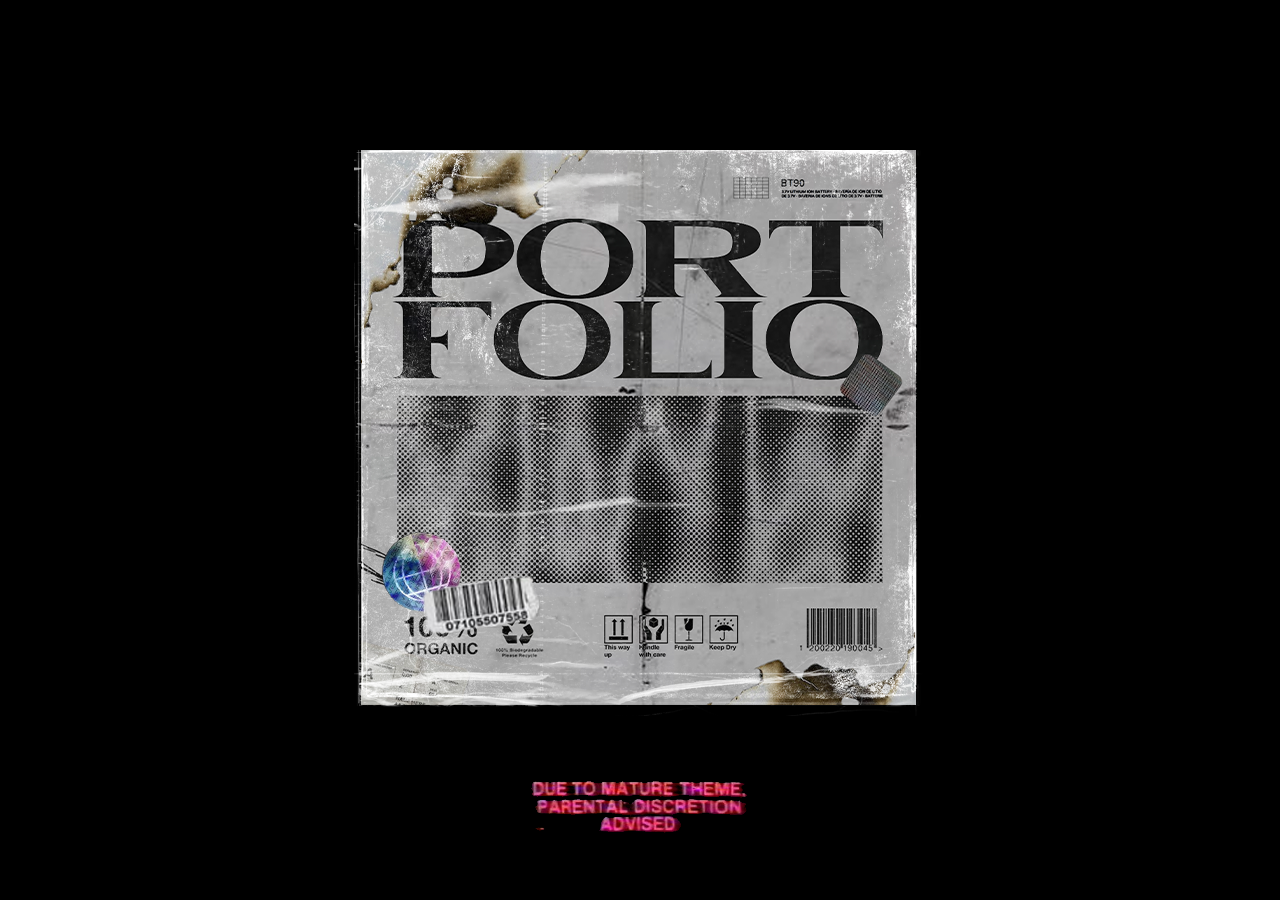
<file: index.html>
<!DOCTYPE html>
<html lang="en" dir="ltr">
  <head>
    <meta charset="utf-8">
    <meta name="viewport" content="width=device-width, maximum-scale=1.0, minimum-scale=1, user-scalable=yes,initial-scale=1.0" />
    <title>2021 Portfolio</title>
    <link rel="stylesheet" href="./css/main.css">
  </head>
  <body>
    <section id="main">
      <div id="cd">
        <a href="sub.html"><img src="./img/cd.png" onmouseover="this.src='./img/hover_cd.png'" onmouseout="this.src='./img/cd.png'"></a>
      </div>
      <div id="content">
        <img src="./img/due.png">
      </div>
    </section>
  </body>
</html>
</file>
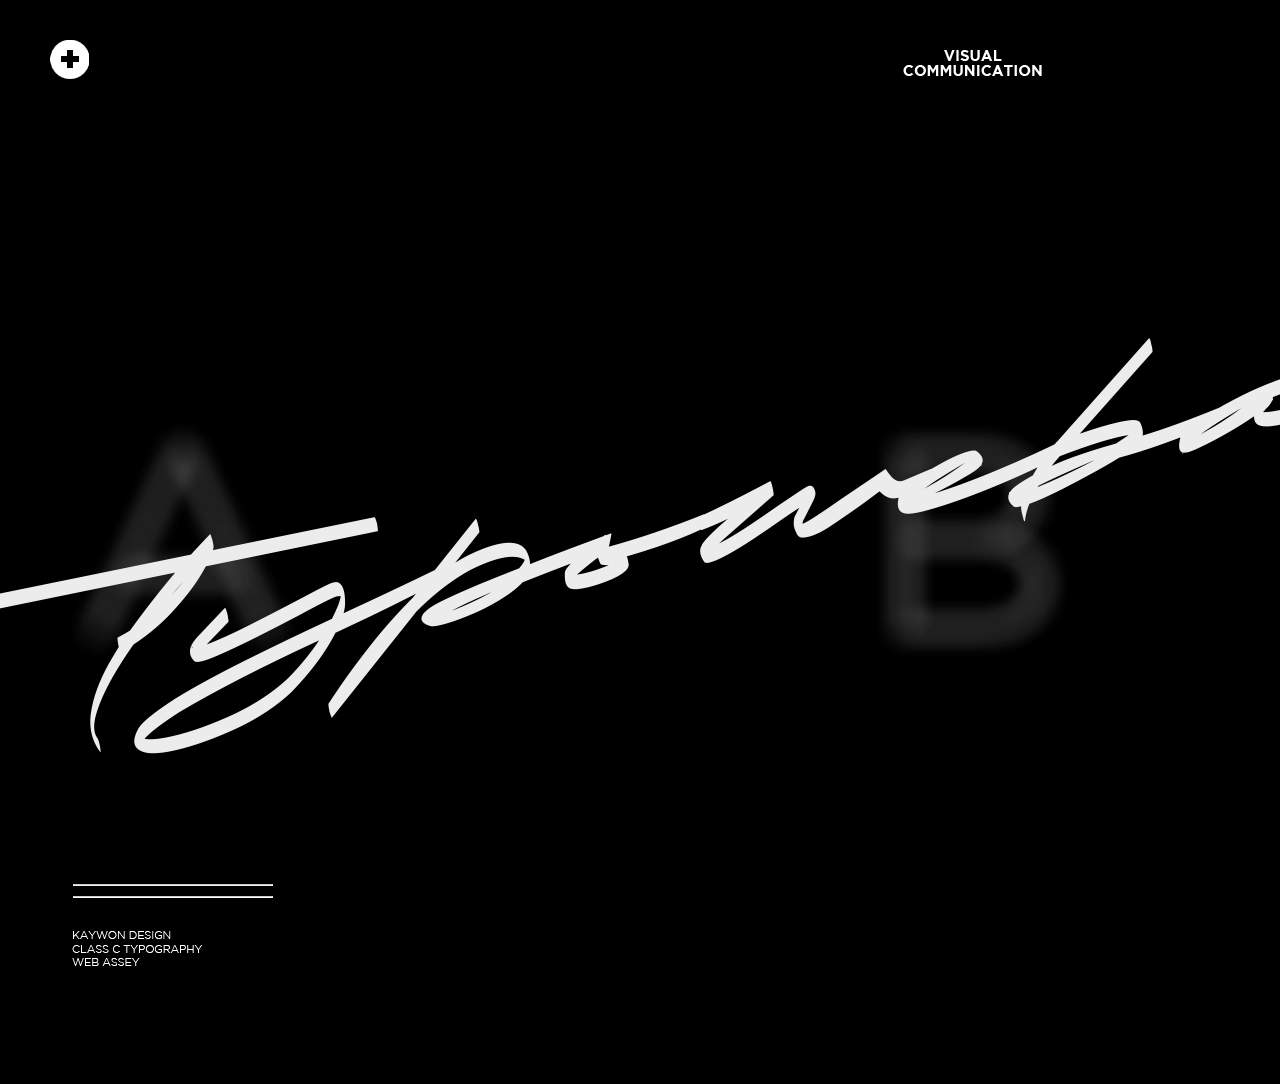
<file: typo/index.html>
<!DOCTYPE html>
<html lang="en" dir="ltr">
  <head>
    <meta charset="utf-8">
    <title>Web Essay DAM</title>
    <style media="screen">
      @import url('https://fonts.googleapis.com/css2?family=Noto+Sans+KR:wght@900&display=swap');

      video #bgvid {
        position: fixed;
        right: 0;
        bottom: 0;
        min-width: 100%;
        min-height: 100%;
        z-index: -100;
        background-size: cover;
      }
      * {
        margin: 0;
        padding: 0;
      }

      body {
          background-color: #000000;
          border: 0;
      }

      .nav {
        margin: 40px 0 0 50px;
        position:fixed;
        z-index: 1;
      }
      .logo {
        top: 50px;
        position:fixed;
        z-index: 1;
      }

      .overlay {
        height: 0%;
        width: 100%;
        position: fixed;
        z-index: 2;
        top: 0;
        left: 0;
        background-color: rgb(0,0,0);
        background-color: rgba(0,0,0,0.5);
        overflow-x: hidden;
        transition: 0.5s;
      }

      .overlay-content {
        font-family: 'Noto Sans KR', sans-serif;
        position: relative;
        top: 25%;
        width: 100%;
        text-align: center;
      }

      .overlay a {
        padding: 8px;
        text-decoration: none;
        font-size:24px;
        color: #ffffff;
        display: block;
        transition: 0.3s;
      }

      .overlay a:hover, .overlay a:focus {
        color: #999999;
      }

      .overlay .closebtn {
        position: absolute;
        top: 20px;
        right: 45px;
        font-size: 60px;
      }

    </style>
  </head>
  <body>
    <div id="myNav" class="overlay">
      <a href="javascript:void(0)" class="closebtn" onclick="closeNav()">&times;</a>
      <div class="overlay-content">
        <a href="index.html">HOME</a>
        <a href="eg_typo.html">kr_typo</a>
        <a href="eg_space.html">kr_space</a>
        <a href="eg_size.html">kr_size</a>
        <a href="eg_typo.html">eg_typo</a>
        <a href="eg_space.html">eg_space</a>
        <a href="eg_size.html">eg_size</a>
        <a href="shape.html">shape&color</a>
        <a href="photo.html">photo</a>
      </div>
    </div>
    <div class="nav">
      <span style="font-size:40px;color:white;cursor:pointer" onclick="openNav()"><img src="./img/button.png"></span>
    </div>
    <div class="logo">
      <img src="./img/00.png">
    </div>
    <video loop autoplay="autoplay" muted="muted" id="bgvid">
      <source src="main.mp4" type="video/mp4">
    </video>
    <script>
      function openNav() {
        document.getElementById("myNav").style.height = "100%";
      }

      function closeNav() {
        document.getElementById("myNav").style.height = "0%";
      }
    </script>
  </body>
</html>
</file>
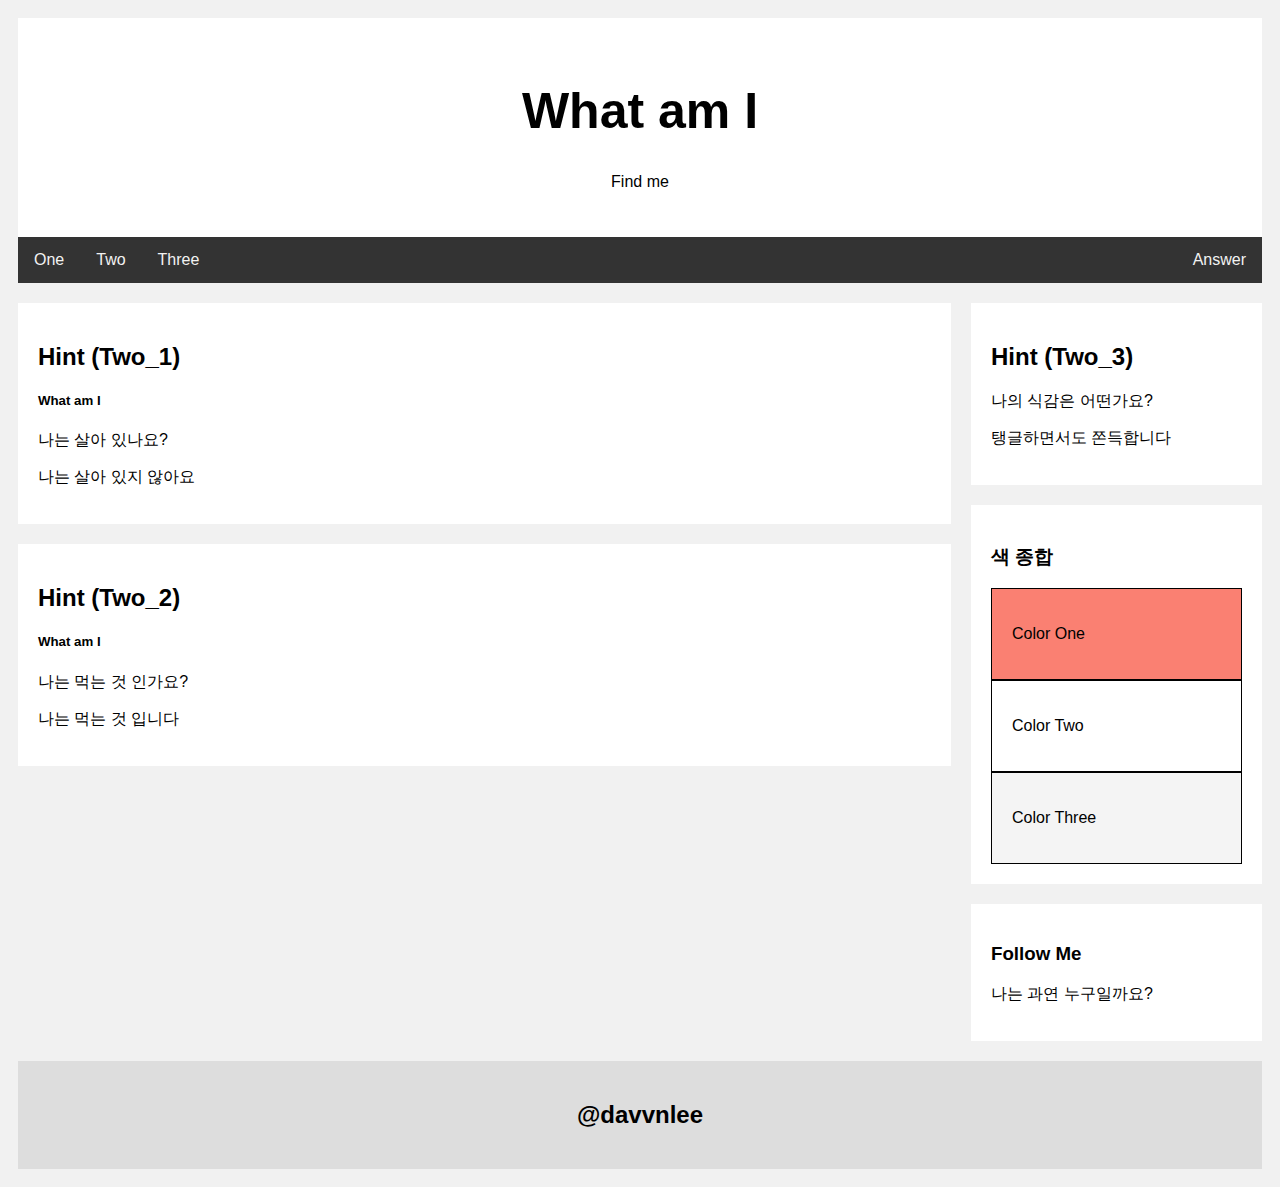
<file: aaa.html>
<!DOCTYPE html><!--22061077위다함-->
<html lang="en" dir="ltr">
  <head>
    <style>
      *{
        box-sizing: border-box;
      }
      body{
        font-family: Arial;
        padding: 10px;
        background: #f1f1f1;
      }
      .header{
        padding: 30px;
        text-align: center;
        background: white;
      }
      .header h1{
        font-size: 50px;
      }
      .topnav{
        overflow: hidden;
        background-color: #333;
      }
      .topnav a{
        float: left;
        display: block;
        color: #f2f2f2;
        text-align: center;
        padding: 14px 16px;
        text-decoration: none;
      }
      .topnav a:hover{
        background-color: #ddd;
        color: black;
      }
      .leftcolumn{
        float: left;
        width: 75%;
      }
      .rightcolumn{
        float: left;
        width: 25%;
        background-color: #f1f1f1;
        padding-left: 20px;
      }
      .fakeimg{
        background-color: #fa8072;
        width: 100%;
        padding: 20px;
        border: solid 1px black;
      }
      .fakeimg2{
        background-color: #ffffff;
        width: 100%;
        padding: 20px;
        border: solid 1px black;
      }
      .fakeimg3{
        background-color: #f4f4f4;
        width: 100%;
        padding: 20px;
        border: solid 1px black;
      }
      .card{
        background-color: white;
        padding: 20px;
        margin-top: 20px;
      }
      .row:after{
        content:"";
        display: table;
        clear: both;
      }
      .footer{
        padding: 20px;
        text-align: center;
        background: #ddd;
        margin-top: 20px;
      }
      @media screen and (max-width: 800px) {
        .leftcolumn, .rightcolumn {
          width: 100%;
          padding: 0;
        }
      }
      @media screen and (max-width: 400px) {
        .topnav a {
          float: none;
          width: 100%;
        }
      }
    </style>
    <meta charset="utf-8">
    <title></title>
  </head>
  <body>
    <div class="header">
      <h1>What am I</h1>
      <p>Find me</p>
    </div>

    <div class="topnav">
      <a href="index.html">One</a>
      <a href="aaa.html">Two</a>
      <a href="bbb.html">Three</a>
      <a href="answer.html" style="float:right">Answer</a>
    </div>

    <div class="row">
      <div class="leftcolumn">
        <div class="card">
          <h2>Hint (Two_1)</h2>
          <h5>What am I</h5>
          <p>나는 살아 있나요?</p>
          <p>나는 살아 있지 않아요</p>
        </div>

        <div class="card">
          <h2>Hint (Two_2)</h2>
          <h5>What am I</h5>
          <p>나는 먹는 것 인가요?</p>
          <p>나는 먹는 것 입니다</p>
        </div>
      </div>

      <div class="rightcolumn">
        <div class="card">
          <h2>Hint (Two_3)</h2>
          <p>나의 식감은 어떤가요?</p>
          <p>탱글하면서도 쫀득합니다</p>
        </div>
        <div class="card">
          <h3>색 종합</h3>
          <div class="fakeimg"><p>Color One</p></div>
          <div class="fakeimg2"><p>Color Two</p></div>
          <div class="fakeimg3"><p>Color Three</p></div>
        </div>
        <div class="card">
          <h3>Follow Me</h3>
          <p>나는 과연 누구일까요?</p>
        </div>
      </div>
    </div>

    <div class="footer">
      <h2>@davvnlee</h2>
    </div>
  </body>
</html>
</file>
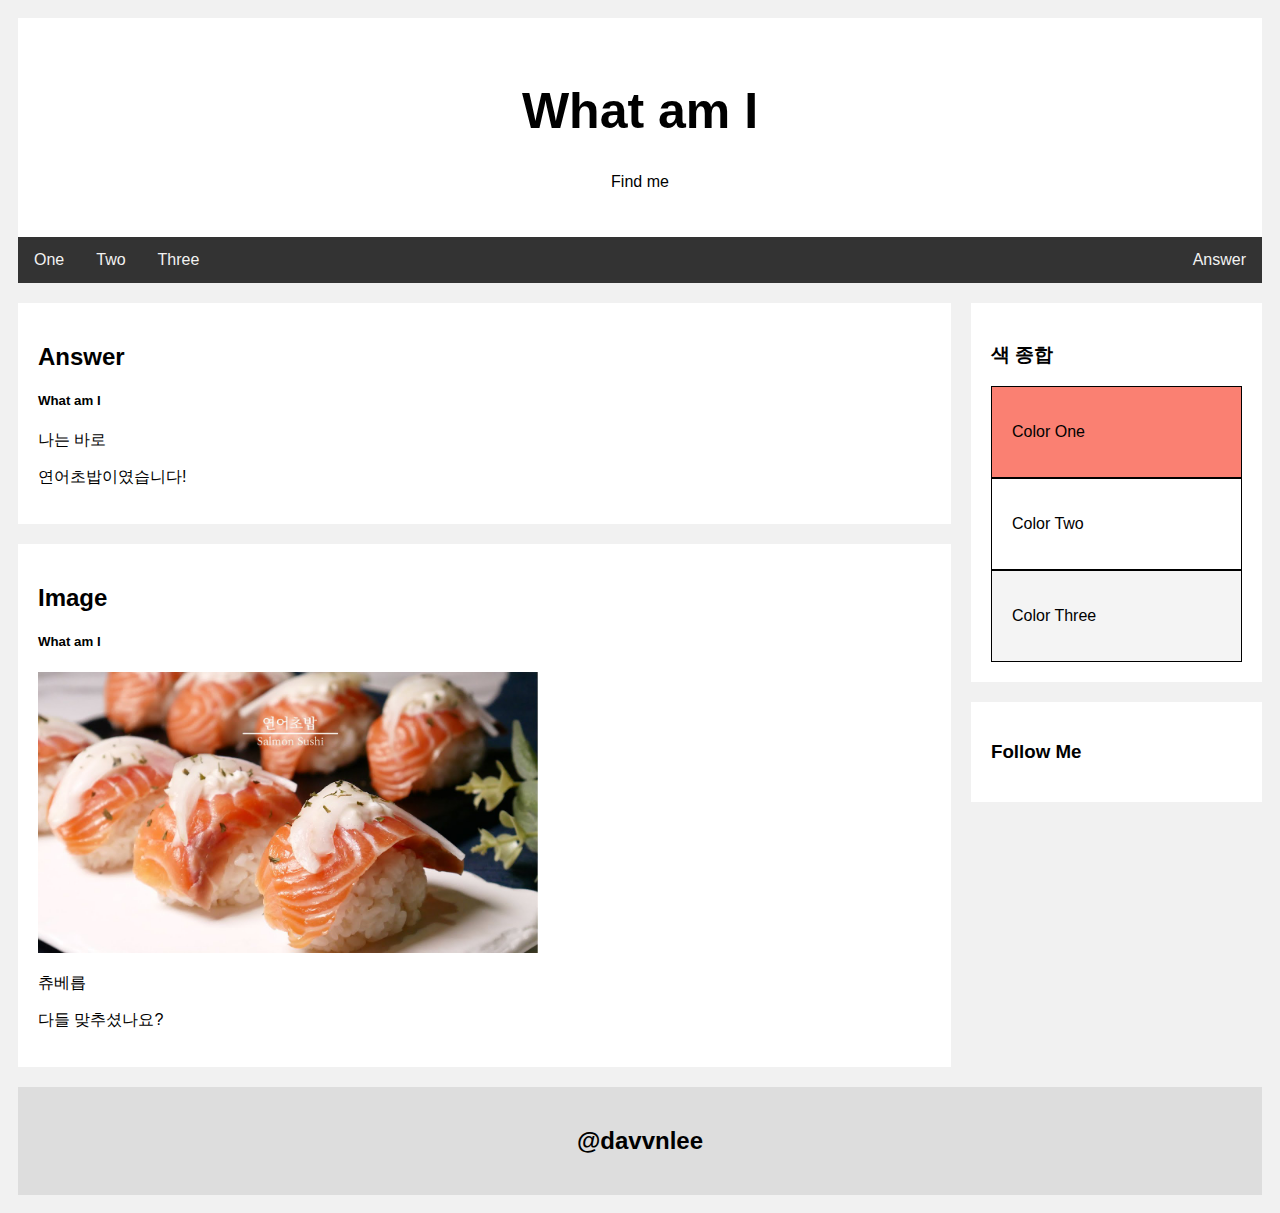
<file: answer.html>
<!DOCTYPE html><!--22061077위다함-->
<html lang="en" dir="ltr">
  <head>
    <style>
      *{
        box-sizing: border-box;
      }
      body{
        font-family: Arial;
        padding: 10px;
        background: #f1f1f1;
      }
      .header{
        padding: 30px;
        text-align: center;
        background: white;
      }
      .header h1{
        font-size: 50px;
      }
      .topnav{
        overflow: hidden;
        background-color: #333;
      }
      .topnav a{
        float: left;
        display: block;
        color: #f2f2f2;
        text-align: center;
        padding: 14px 16px;
        text-decoration: none;
      }
      .topnav a:hover{
        background-color: #ddd;
        color: black;
      }
      .leftcolumn{
        float: left;
        width: 75%;
      }
      .rightcolumn{
        float: left;
        width: 25%;
        background-color: #f1f1f1;
        padding-left: 20px;
      }
      .fakeimg{
        background-color: #fa8072;
        width: 100%;
        padding: 20px;
        border: solid 1px black;
      }
      .fakeimg2{
        background-color: #ffffff;
        width: 100%;
        padding: 20px;
        border: solid 1px black;
      }
      .fakeimg3{
        background-color: #f4f4f4;
        width: 100%;
        padding: 20px;
        border: solid 1px black;
      }
      .card{
        background-color: white;
        padding: 20px;
        margin-top: 20px;
      }
      .row:after{
        content:"";
        display: table;
        clear: both;
      }
      .footer{
        padding: 20px;
        text-align: center;
        background: #ddd;
        margin-top: 20px;
      }
      @media screen and (max-width: 800px) {
        .leftcolumn, .rightcolumn {
          width: 100%;
          padding: 0;
        }
      }
      @media screen and (max-width: 400px) {
        .topnav a {
          float: none;
          width: 100%;
        }
      }
    </style>
    <meta charset="utf-8">
    <title></title>
  </head>
  <body>
    <div class="header">
      <h1>What am I</h1>
      <p>Find me</p>
    </div>

    <div class="topnav">
      <a href="index.html">One</a>
      <a href="aaa.html">Two</a>
      <a href="bbb.html">Three</a>
      <a href="answer.html" style="float:right">Answer</a>
    </div>

    <div class="row">
      <div class="leftcolumn">
        <div class="card">
          <h2>Answer</h2>
          <h5>What am I</h5>
          <p>나는 바로</p>
          <p>연어초밥이였습니다!</p>
        </div>

        <div class="card">
          <h2>Image</h2>
          <h5>What am I</h5>
          <img src="img/salmon.jpg" width="500">
          <p>츄베릅</p>
          <p>다들 맞추셨나요?</p>
        </div>
      </div>
      <div class="rightcolumn">
        <div class="card">
          <h3>색 종합</h3>
          <div class="fakeimg"><p>Color One</p></div>
          <div class="fakeimg2"><p>Color Two</p></div>
          <div class="fakeimg3"><p>Color Three</p></div>
        </div>
        <div class="card">
          <h3>Follow Me</h3>
        </div>
      </div>
    </div>

    <div class="footer">
      <h2>@davvnlee</h2>
    </div>
  </body>
</html>
</file>
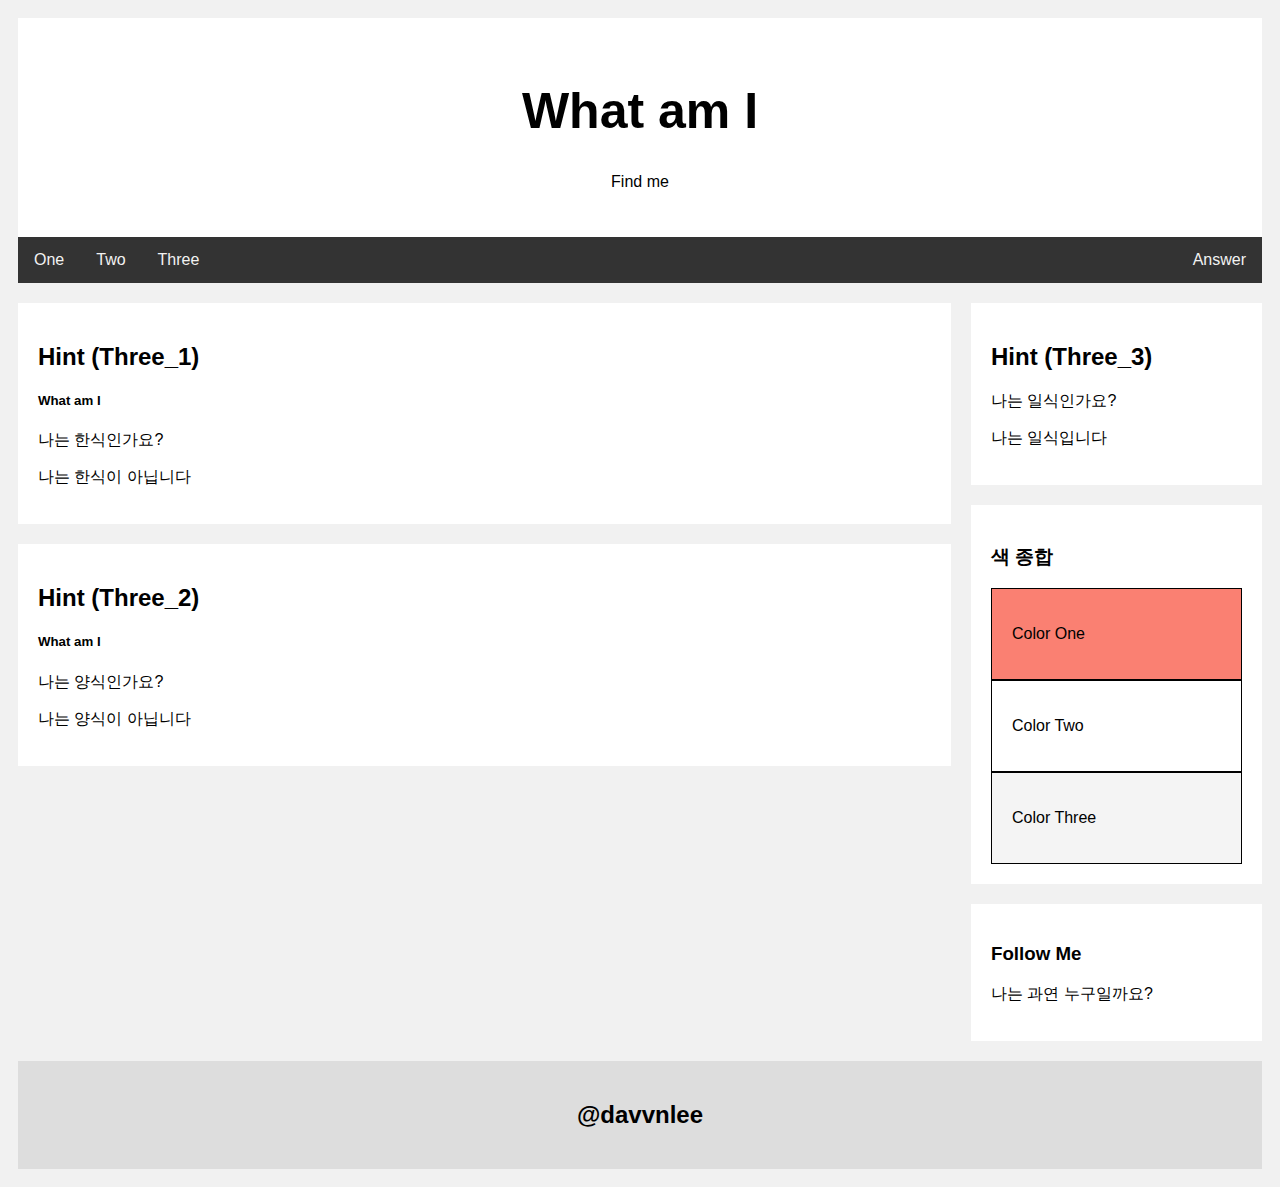
<file: bbb.html>
<!DOCTYPE html><!--22061077위다함-->
<html lang="en" dir="ltr">
  <head>
    <style>
      *{
        box-sizing: border-box;
      }
      body{
        font-family: Arial;
        padding: 10px;
        background: #f1f1f1;
      }
      .header{
        padding: 30px;
        text-align: center;
        background: white;
      }
      .header h1{
        font-size: 50px;
      }
      .topnav{
        overflow: hidden;
        background-color: #333;
      }
      .topnav a{
        float: left;
        display: block;
        color: #f2f2f2;
        text-align: center;
        padding: 14px 16px;
        text-decoration: none;
      }
      .topnav a:hover{
        background-color: #ddd;
        color: black;
      }
      .leftcolumn{
        float: left;
        width: 75%;
      }
      .rightcolumn{
        float: left;
        width: 25%;
        background-color: #f1f1f1;
        padding-left: 20px;
      }
      .fakeimg{
        background-color: #fa8072;
        width: 100%;
        padding: 20px;
        border: solid 1px black;
      }
      .fakeimg2{
        background-color: #ffffff;
        width: 100%;
        padding: 20px;
        border: solid 1px black;
      }
      .fakeimg3{
        background-color: #f4f4f4;
        width: 100%;
        padding: 20px;
        border: solid 1px black;
      }
      .card{
        background-color: white;
        padding: 20px;
        margin-top: 20px;
      }
      .row:after{
        content:"";
        display: table;
        clear: both;
      }
      .footer{
        padding: 20px;
        text-align: center;
        background: #ddd;
        margin-top: 20px;
      }
      @media screen and (max-width: 800px) {
        .leftcolumn, .rightcolumn {
          width: 100%;
          padding: 0;
        }
      }
      @media screen and (max-width: 400px) {
        .topnav a {
          float: none;
          width: 100%;
        }
      }
    </style>
    <meta charset="utf-8">
    <title></title>
  </head>
  <body>
    <div class="header">
      <h1>What am I</h1>
      <p>Find me</p>
    </div>

    <div class="topnav">
      <a href="index.html">One</a>
      <a href="aaa.html">Two</a>
      <a href="bbb.html">Three</a>
      <a href="answer.html" style="float:right">Answer</a>
    </div>

    <div class="row">
      <div class="leftcolumn">
        <div class="card">
          <h2>Hint (Three_1)</h2>
          <h5>What am I</h5>
          <p>나는 한식인가요?</p>
          <p>나는 한식이 아닙니다</p>
        </div>

        <div class="card">
          <h2>Hint (Three_2)</h2>
          <h5>What am I</h5>
          <p>나는 양식인가요?</p>
          <p>나는 양식이 아닙니다</p>
        </div>
      </div>

      <div class="rightcolumn">
        <div class="card">
          <h2>Hint (Three_3)</h2>
          <p>나는 일식인가요?</p>
          <p>나는 일식입니다</p>
        </div>
        <div class="card">
          <h3>색 종합</h3>
          <div class="fakeimg"><p>Color One</p></div>
          <div class="fakeimg2"><p>Color Two</p></div>
          <div class="fakeimg3"><p>Color Three</p></div>
        </div>
        <div class="card">
          <h3>Follow Me</h3>
          <p>나는 과연 누구일까요?</p>
        </div>
      </div>
    </div>

    <div class="footer">
      <h2>@davvnlee</h2>
    </div>
  </body>
</html>
</file>
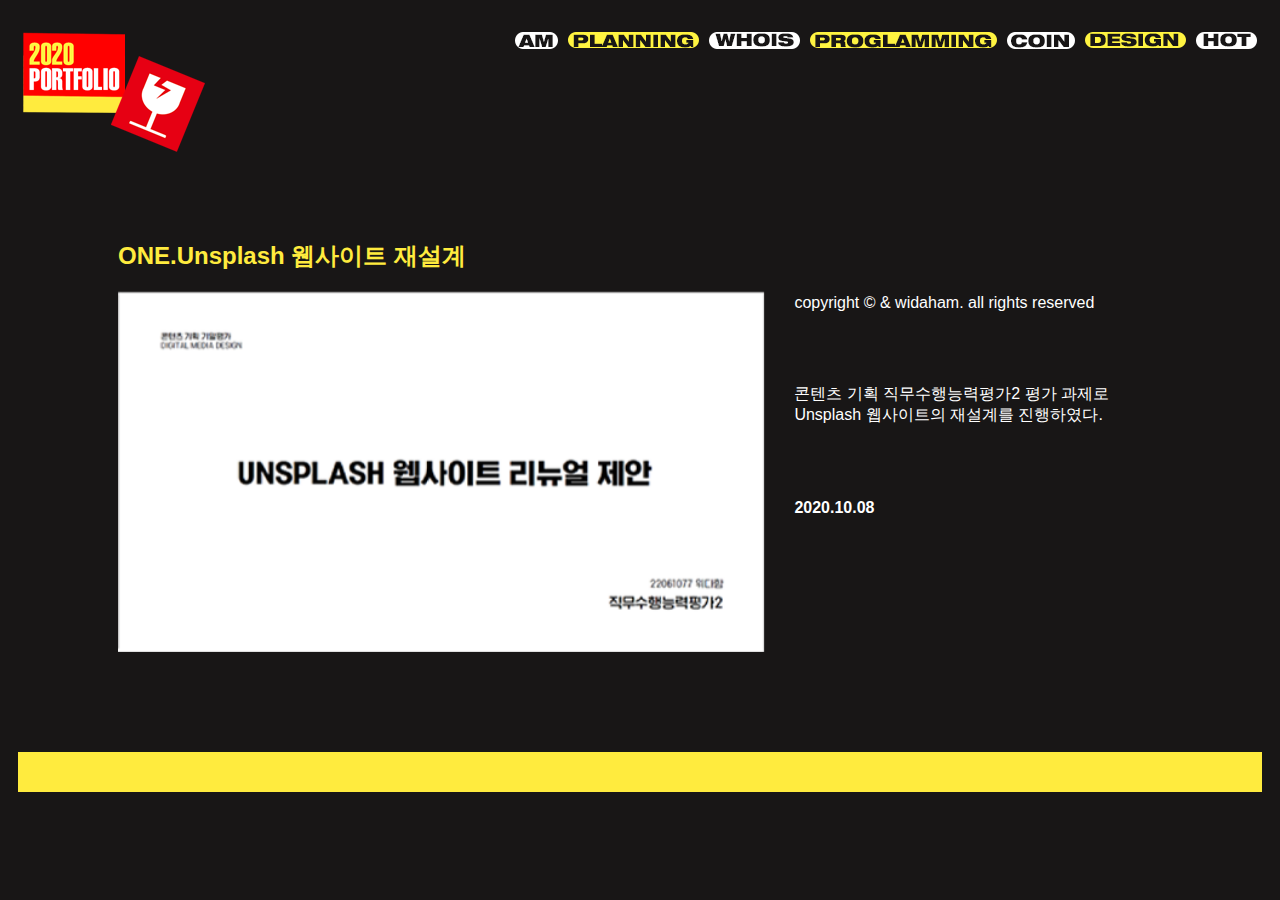
<file: planning.html>
<!DOCTYPE html><!--22061077위다함-->
<html lang="en" dir="ltr">
  <head>
    <style>
      *{
        box-sizing: border-box;
      }
      body{
        font-family: Arial;
        padding: 10px;
        background-color: #181616;
        background-repeat: no-repeat;
        background-size: cover;
        background-attachment: fixed;
      }
      .topnav{
        overflow: hidden;
      }
      .topnav a{
        float: right;
        display: block;
        padding: 14px 5px;
      }
      .leftcolumn{
        float: left;
        width: 60%;
        padding-left: 100px;
        padding-top: 50px;
        padding-bottom: 100px;
      }
      .rightcolumn{
        float: left;
        width: 40%;
        padding-left: 30px;

      }
      .fakeimg{
        background-color: #fa8072;
        width: 100%;
        padding: 20px;
        border: solid 1px black;
      }
      .fakeimg2{
        background-color: #ffffff;
        width: 100%;
        padding: 20px;
        border: solid 1px black;
      }
      .fakeimg3{
        background-color: #f4f4f4;
        width: 100%;
        padding: 20px;
        border: solid 1px black;
      }
      .card{
        background-color: white;
        padding: 20px;
        margin-top: 20px;
      }
      .row:after{
        content:"";
        display: table;
        clear: both;
      }
      h2{
        color: #ffeb3e;
      }
      p {
        color: white;
      }
      h4{
        color: white;
      }
      .footer{
        padding: 20px;
        text-align: center;
        background: #ffeb3e;
      }
      .container {
        position: relative;
        width: 50%;
      }

      .image {
        opacity: 1;
        display: block;
        width: 100%;
        height: auto;
        transition: .5s ease;
        backface-visibility: hidden;
      }

      .middle {
        transition: .5s ease;
        opacity: 0;
        position: absolute;
        transform: translate(-0%, -100%);
        text-align: center;
      }

      .container:hover .image {
        opacity: 0.3;
      }

      .container:hover .middle {
        opacity: 1;
      }
      @media screen and (max-width: 800px) {
        .leftcolumn, .rightcolumn {
          width: 100%;
          padding: 0;
        }
      }
      @media screen and (max-width: 400px) {
        .topnav a {
          float: none;
          width: 100%;
        }
      }
      a:link :hover{
        filter: brightness(70%);
      }
    </style>
    <meta charset="utf-8">
    <title></title>
  </head>
  <body>
    <div class="topnav">
        <a href="#"><img src="img/button7.png"></a>
        <a href="design.html"><img src="img/button6 over.png"></a>
        <a href="#"><img src="img/button5.png"></a>
        <a href="programming.html"><img src="img/button4 over.png"></a>
        <a href="#"><img src="img/button3.png"></a>
        <a href="planning.html"><img src="img/button2 over.png"></a>
        <a href="#"><img src="img/button1.png"></a>
        <a href="index.html" style="float:left"><img src="img/logo.png"></a>
    </div>

    <div class="row">
      <div class="leftcolumn">
        <h2> ONE.Unsplash 웹사이트 재설계 </h2>
        <div class="container">
          <img src="img/planning.png"class="image" style="width:200%">
          <div class="middle">
            <img src="img/planning2.png"style="width:200%">
          </div>
        </div>
      </div>
      <div class="rightcolumn">
        <br><br><br><br><br><br>
          <p>
            copyright © & widaham. all rights reserved
            <br><br><br><br><br>
            콘텐츠 기획 직무수행능력평가2 평가 과제로<br>
            Unsplash 웹사이트의 재설계를 진행하였다.</p>
            <br><br>
        <h4> 2020.10.08 </h4>
      </div>
    </div>
    <div class="footer">
    </div>
  </body>
</html>
</file>
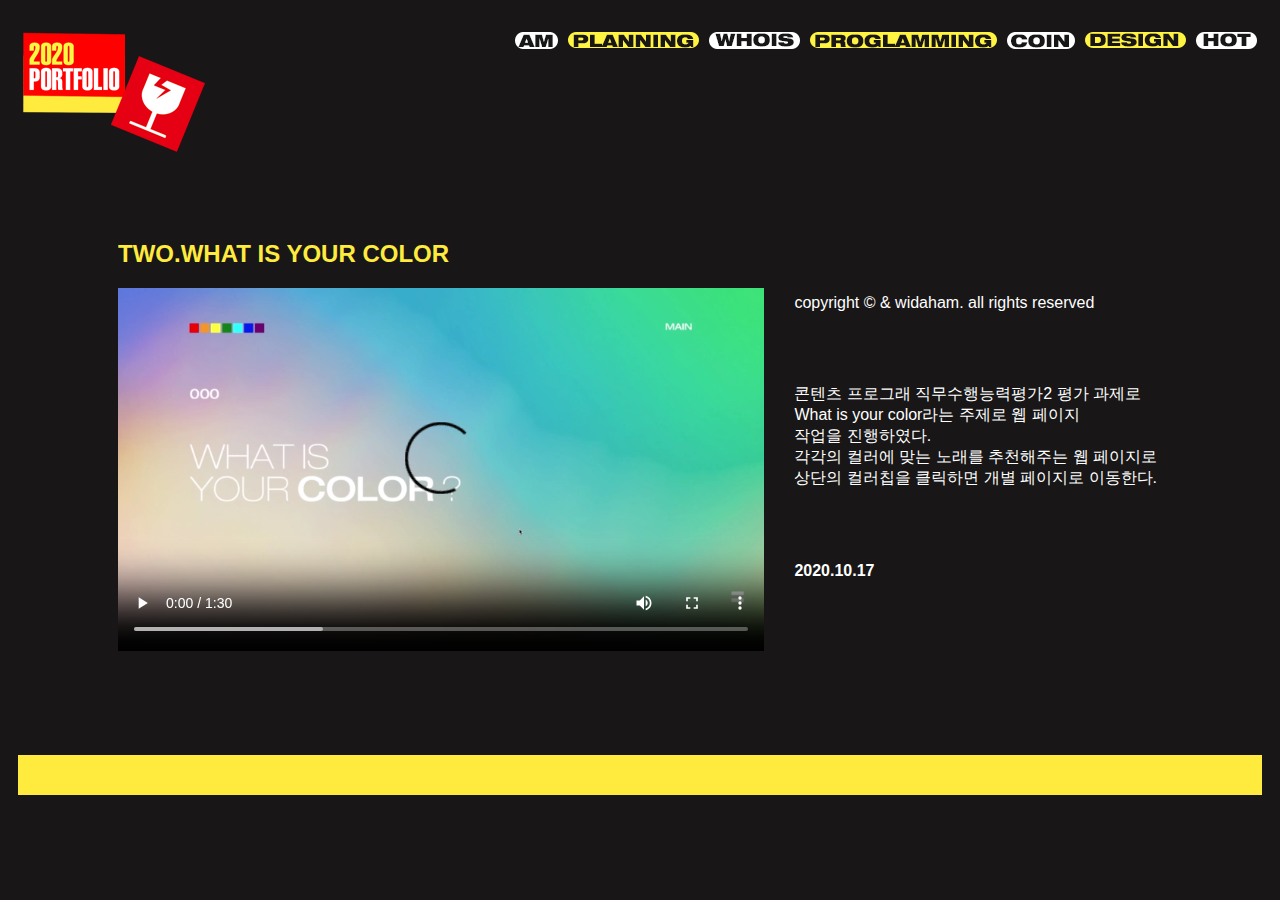
<file: programming.html>
<!DOCTYPE html><!--22061077위다함-->
<html lang="en" dir="ltr">
  <head>
    <style>
      *{
        box-sizing: border-box;
      }
      body{
        font-family: Arial;
        padding: 10px;
        background-color: #181616;
        background-repeat: no-repeat;
        background-size: cover;
        background-attachment: fixed;
      }
      .topnav{
        overflow: hidden;
      }
      .topnav a{
        float: right;
        display: block;
        padding: 14px 5px;
      }
      .leftcolumn{
        float: left;
        width: 60%;
        padding-left: 100px;
        padding-top: 50px;
        padding-bottom: 100px;
      }
      .rightcolumn{
        float: left;
        width: 40%;
        padding-left: 30px;

      }
      .fakeimg{
        background-color: #fa8072;
        width: 100%;
        padding: 20px;
        border: solid 1px black;
      }
      .fakeimg2{
        background-color: #ffffff;
        width: 100%;
        padding: 20px;
        border: solid 1px black;
      }
      .fakeimg3{
        background-color: #f4f4f4;
        width: 100%;
        padding: 20px;
        border: solid 1px black;
      }
      .card{
        background-color: white;
        padding: 20px;
        margin-top: 20px;
      }
      .row:after{
        content:"";
        display: table;
        clear: both;
      }
      h2{
        color: #ffeb3e;
      }
      p {
        color: white;
      }
      h4{
        color: white;
      }
      .footer{
        padding: 20px;
        text-align: center;
        background: #ffeb3e;
      }
      .container {
        position: relative;
        width: 50%;
      }

      .image {
        opacity: 1;
        display: block;
        width: 100%;
        height: auto;
        transition: .5s ease;
        backface-visibility: hidden;
      }

      .middle {
        transition: .5s ease;
        opacity: 0;
        position: absolute;
        transform: translate(-0%, -100%);
        text-align: center;
      }

      .container:hover .image {
        opacity: 0.3;
      }

      .container:hover .middle {
        opacity: 1;
      }
      @media screen and (max-width: 800px) {
        .leftcolumn, .rightcolumn {
          width: 100%;
          padding: 0;
        }
      }
      @media screen and (max-width: 400px) {
        .topnav a {
          float: none;
          width: 100%;
        }
      }
      a:link :hover{
        filter: brightness(70%);
      }
    </style>
    <meta charset="utf-8">
    <title></title>
  </head>
  <body>
    <div class="topnav">
        <a href="#"><img src="img/button7.png"></a>
        <a href="design.html"><img src="img/button6 over.png"></a>
        <a href="#"><img src="img/button5.png"></a>
        <a href="programming.html"><img src="img/button4 over.png"></a>
        <a href="#"><img src="img/button3.png"></a>
        <a href="planning.html"><img src="img/button2 over.png"></a>
        <a href="#"><img src="img/button1.png"></a>
        <a href="index.html" style="float:left"><img src="img/logo.png"></a>
    </div>

    <div class="row">
      <div class="leftcolumn">
        <h2> TWO.WHAT IS YOUR COLOR </h2>
        <video src="programming.mp4" controls width="100%">
      </div>
      <div class="rightcolumn">
        <br><br><br><br><br><br>
          <p>
            copyright © & widaham. all rights reserved
            <br><br><br><br><br>
            콘텐츠 프로그래 직무수행능력평가2 평가 과제로<br>
            What is your color라는 주제로 웹 페이지<br>
            작업을 진행하였다. <br>
            각각의 컬러에 맞는 노래를 추천해주는 웹 페이지로<br>
            상단의 컬러칩을 클릭하면 개별 페이지로 이동한다.
           </p>
            <br><br>
        <h4> 2020.10.17 </h4>
      </div>
    </div>
    <div class="footer">
    </div>
  </body>
</html>
</file>
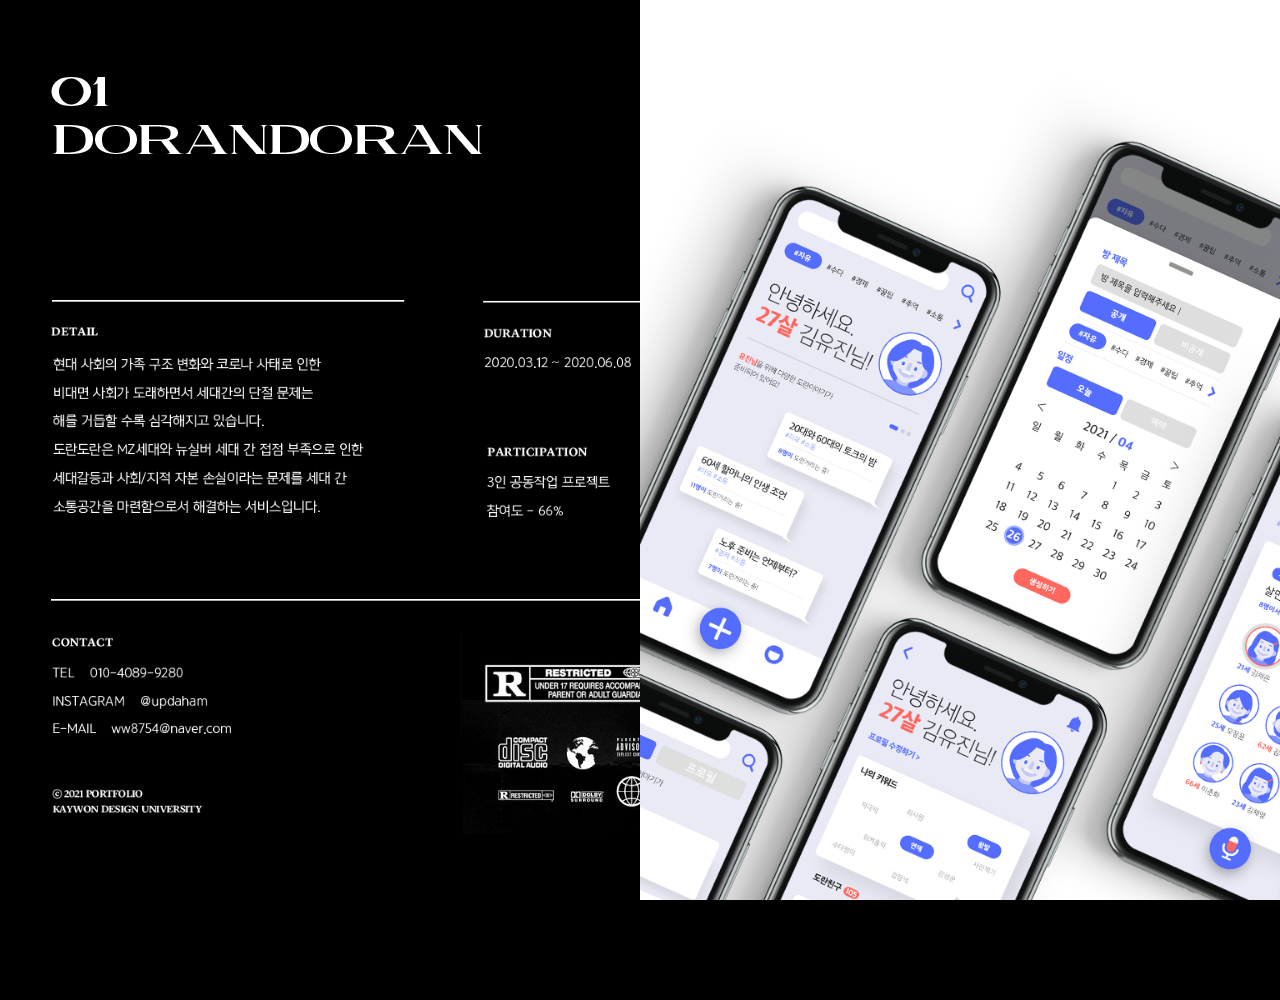
<file: sub.html>
<!DOCTYPE html>
<html lang="en" dir="ltr">
  <head>
    <meta charset="utf-8">
    <meta name="viewport" content="width=device-width, initial-scale=1">
    <title>2021 Portfolio</title>
    <link rel="stylesheet" href="./css/sub.css">
  </head>
  <body>

      <div class="wrap">
          <article id="box1" class="box">
            <div class="text">
                <div class="title">
                  <img class="title_img" src="./img/title.png">
                </div>
                <div class="detail">
                  <img class="detail_img" src="./img/detail.png">
                </div>
                <div class="footer">
                  <img class="footer_img" src="./img/footer.png">
                </div>
            </div>
            <div style="background-image:url('./img/doran_mockup.png')" class="photo" onclick="window.open('./doran/index.html')"></div>
          </article>
          <article id="box2" class="box">
            <div class="text">
                <div class="title">
                  <img class="title_img" src="./img/title2.png">
                </div>
                <div class="detail">
                  <img class="detail_img" src="./img/detail2.png">
                </div>
                <div class="footer">
                  <img class="footer_img" src="./img/footer.png">
                </div>
            </div>
            <div style="background-image:url('./img/moka_mockup.gif')" class="photo"></div>
          </article>
          <article id="box3" class="box">
            <div class="text">
                <div class="title">
                  <img class="title_img" src="./img/title3.png">
                </div>
                <div class="detail">
                  <img class="detail_img" src="./img/detail3.png">
                </div>
                <div class="footer">
                  <img class="footer_img" src="./img/footer.png">
                </div>
            </div>
            <div style="background-image:url('./img/typo_mockup.png')" class="photo" onclick="window.open('./typo/index.html')"></div>
          </article>
          <article id="box4" class="box">
            <div class="text">
                <div class="title">
                  <img class="title_img" src="./img/title4.png">
                </div>
                <div class="detail">
                  <img class="detail_img" src="./img/detail4.png">
                </div>
                <div class="footer">
                  <img class="footer_img" src="./img/footer.png">
                </div>
            </div>
            <div style="background-image:url('./img/web_mockup.png')" class="photo" onclick="window.open('./web/index.html')"></div>
          </article>
          <article id="box5" class="box">
            <div class="main_button">
              <a href="index.html"><img src="./img/main_button.png"></a>
            </div>
            <div id="content">
              <img src="./img/footer.png" width="50%">
            </div>
          </article>
      </div>
    <!-- </section> -->
  </body>
  <script src="https://code.jquery.com/jquery-1.12.4.min.js"></script>
  <script type="text/javascript" src="./sub.js">
  </script>
</html>
</file>
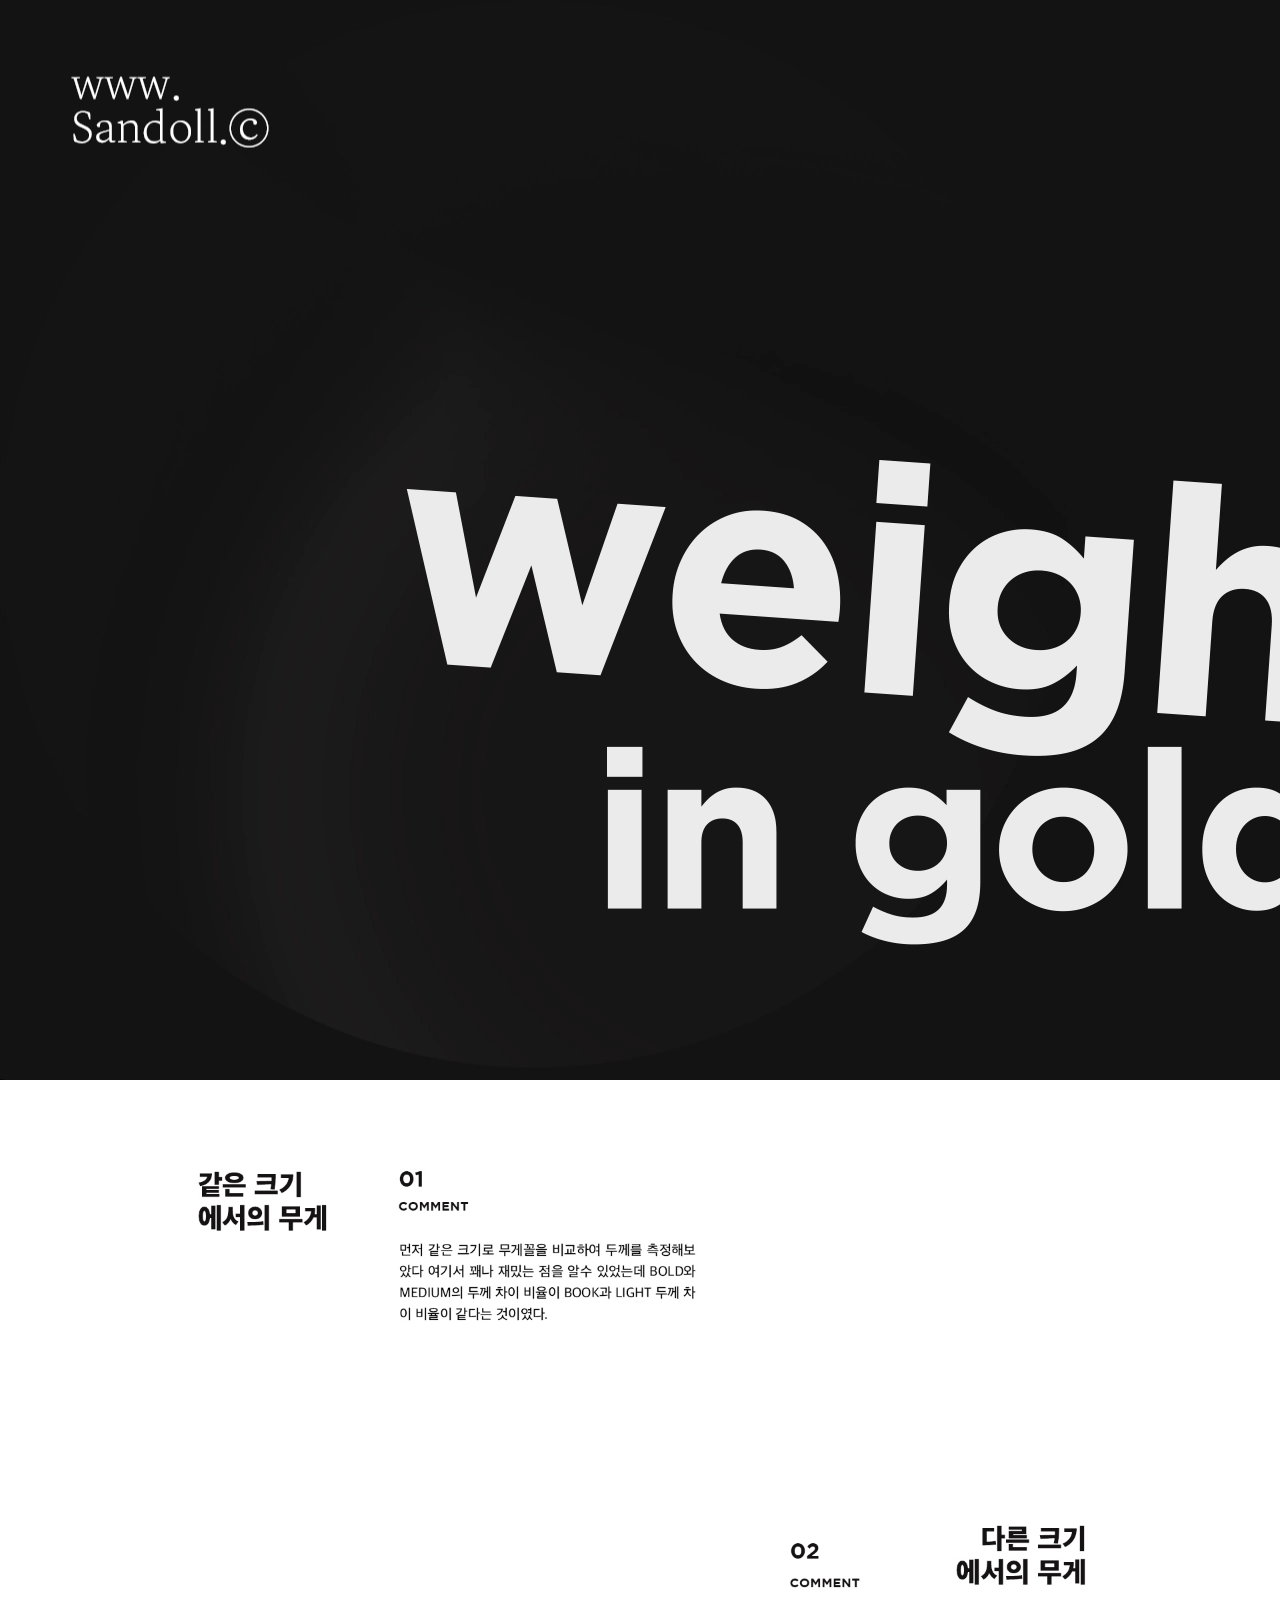
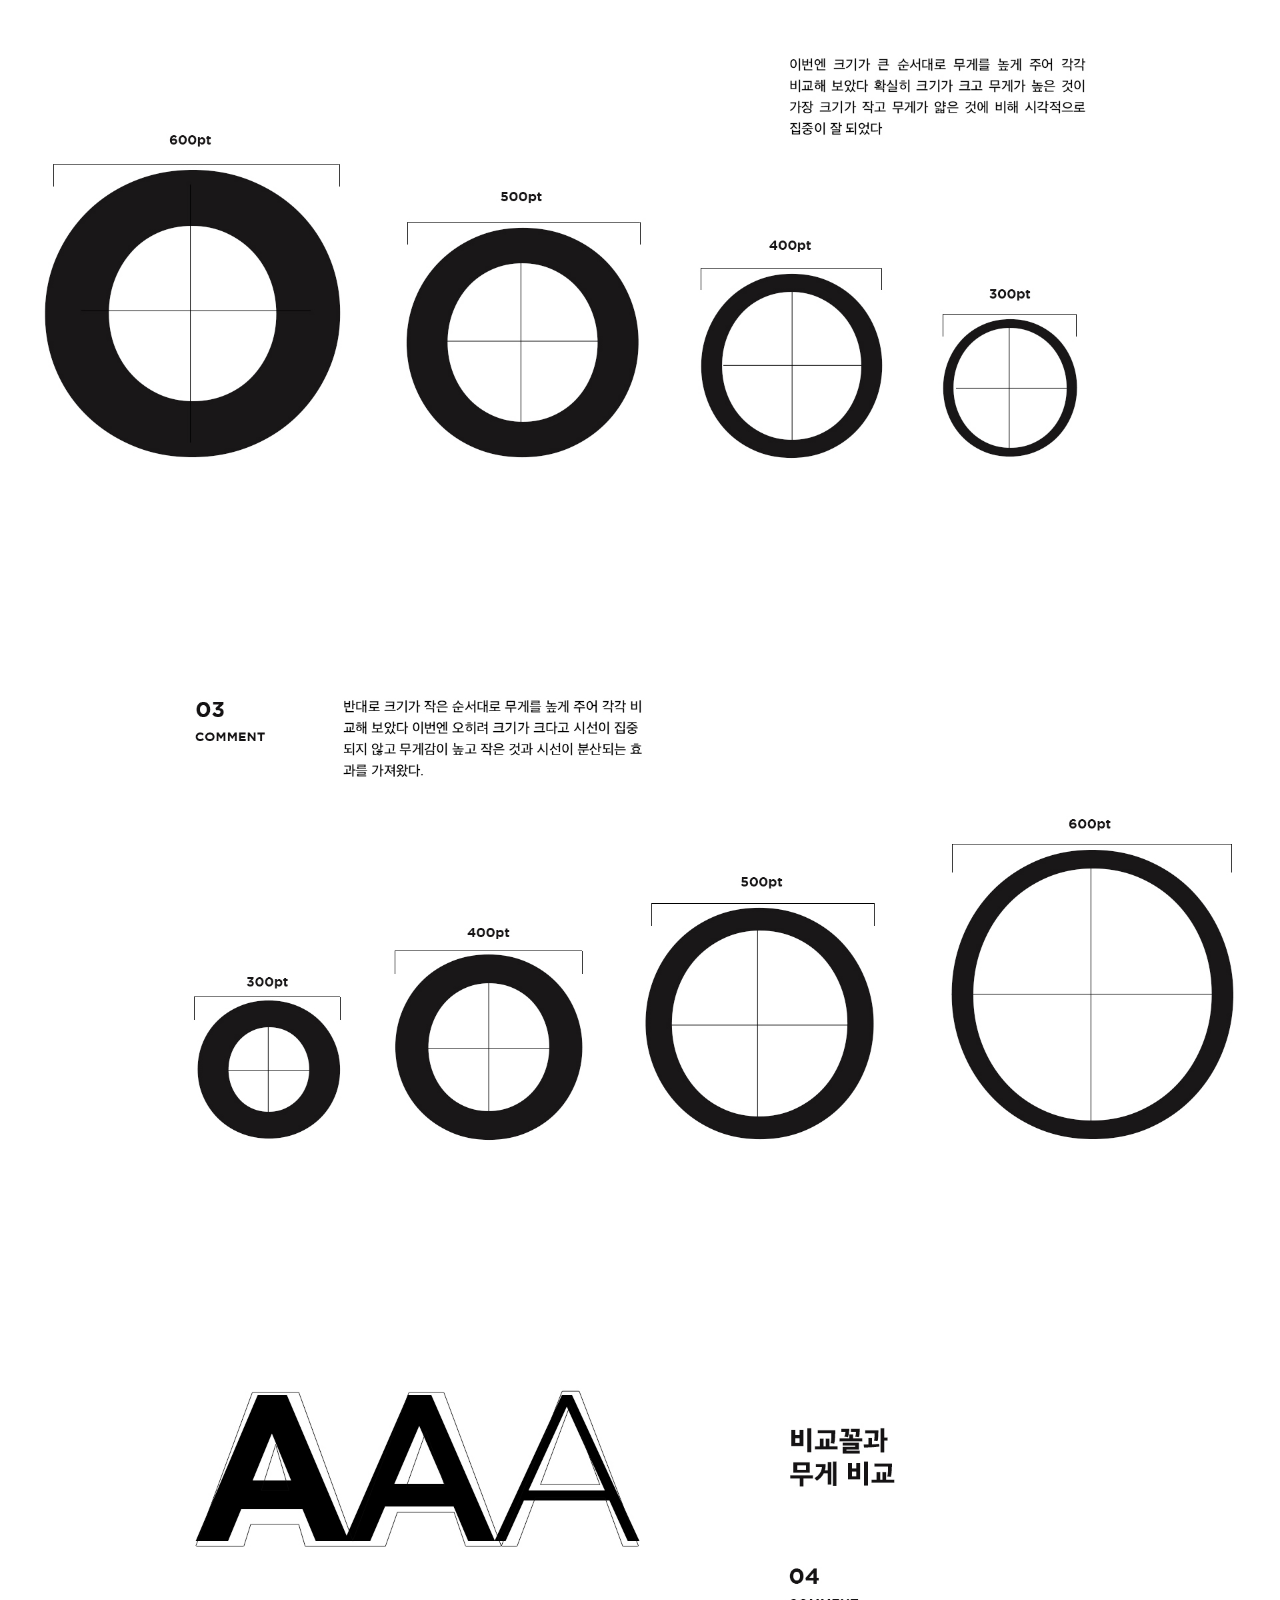
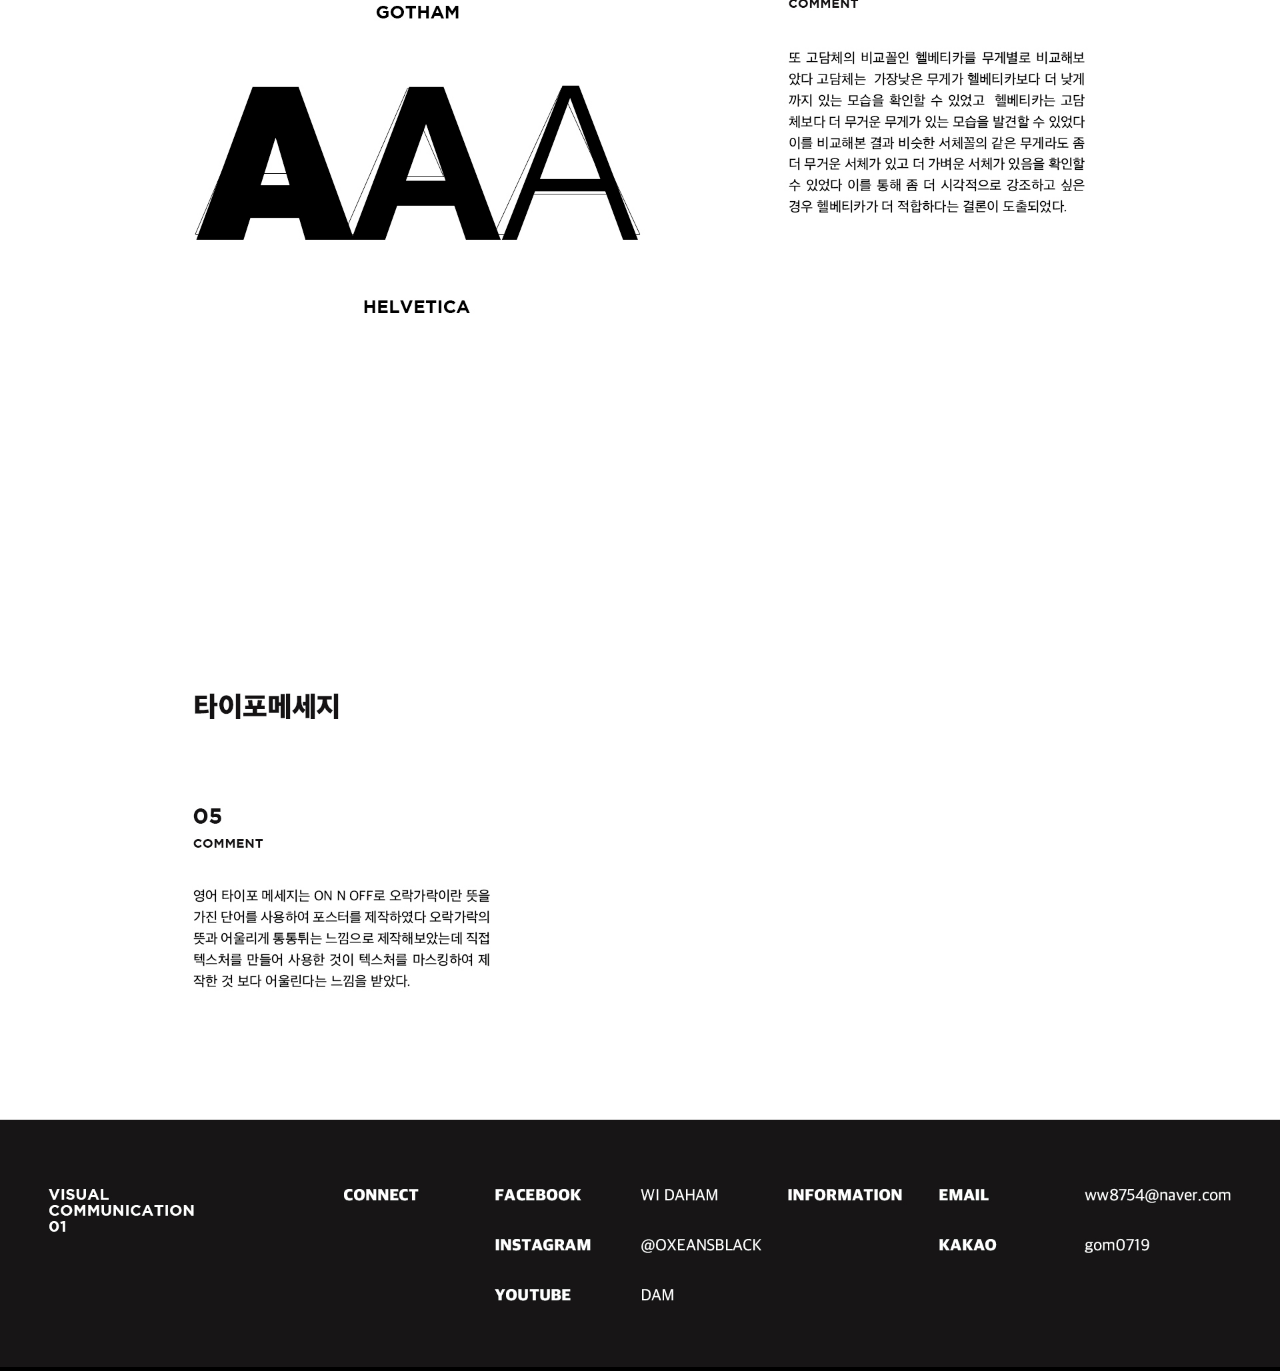
<file: typo/eg_size.html>
<!DOCTYPE html>
<html lang="en" dir="ltr">
  <head>
    <meta charset="utf-8">
    <title>Web Essay DAM</title>
    <style media="screen">
      @import url('https://fonts.googleapis.com/css2?family=Noto+Sans+KR:wght@900&display=swap');

      * {
        margin: 0;
        padding: 0;
      }
      video #vid {
        position:absolute;
        top:0;
        z-index: 1;
      }
      body {
          background-color: #000000;
          border: 0;
      }
      #main {
        top: 0;
        position:absolute;
        z-index: -100;
      }
      .nav {
        margin: 40px 0 0 50px;
        position:fixed;
        z-index: 10;
      }
      .logo {
        top: 50px;
        position:fixed;
        z-index: 1;
      }

      .overlay {
        height: 0%;
        width: 100%;
        position: fixed;
        z-index: 100;
        top: 0;
        left: 0;
        background-color: rgb(0,0,0);
        background-color: rgba(0,0,0,0.8);
        overflow-x: hidden;
        transition: 0.5s;
      }

      .overlay-content {
        font-family: 'Noto Sans KR', sans-serif;
        position: relative;
        top: 25%;
        width: 100%;
        text-align: center;
      }

      .overlay a {
        padding: 8px;
        text-decoration: none;
        font-size: 24px;
        color: #ffffff;
        display: block;
        transition: 0.3s;
      }

      .overlay a:hover, .overlay a:focus {
        color: #999999;
      }

      .overlay .closebtn {
        position: absolute;
        top: 20px;
        right: 45px;
        font-size: 60px;
      }

    </style>
  </head>
  <body>
    <div id="myNav" class="overlay">
      <a href="javascript:void(0)" class="closebtn" onclick="closeNav()">&times;</a>
      <div class="overlay-content">
        <a href="index.html">HOME</a>
        <a href="kr_typo.html">kr_typo</a>
        <a href="kr_space.html">kr_space</a>
        <a href="kr_size.html">kr_size</a>
        <a href="eg_typo.html">eg_typo</a>
        <a href="eg_space.html">eg_space</a>
        <a href="eg_size.html">eg_size</a>
        <a href="shape.html">shape&color</a>
        <a href="photo.html">photo</a>
      </div>
    </div>
    <video autoplay="autoplay" muted="muted" id="vid">
      <source src="main_size_eg.mp4" type="video/mp4">
    </video>
    <div id="main">
      <div class="nav">
        <span style="font-size:40px;color:white;cursor:pointer" onclick="openNav()"><img src="./img/button2.png"></span>
      </div>
      <a style="display:scroll;position:fixed;bottom:30px;right:10px;" href="eg_size.html"><img src="./img/top.png" width="70%"></a>
      <img src="./img/eg_size.jpg" width=100% height=100%>
    </div>
    <script>
      function openNav() {
        document.getElementById("myNav").style.height = "100%";
      }

      function closeNav() {
        document.getElementById("myNav").style.height = "0%";
      }
    </script>
  </body>
</html>
</file>
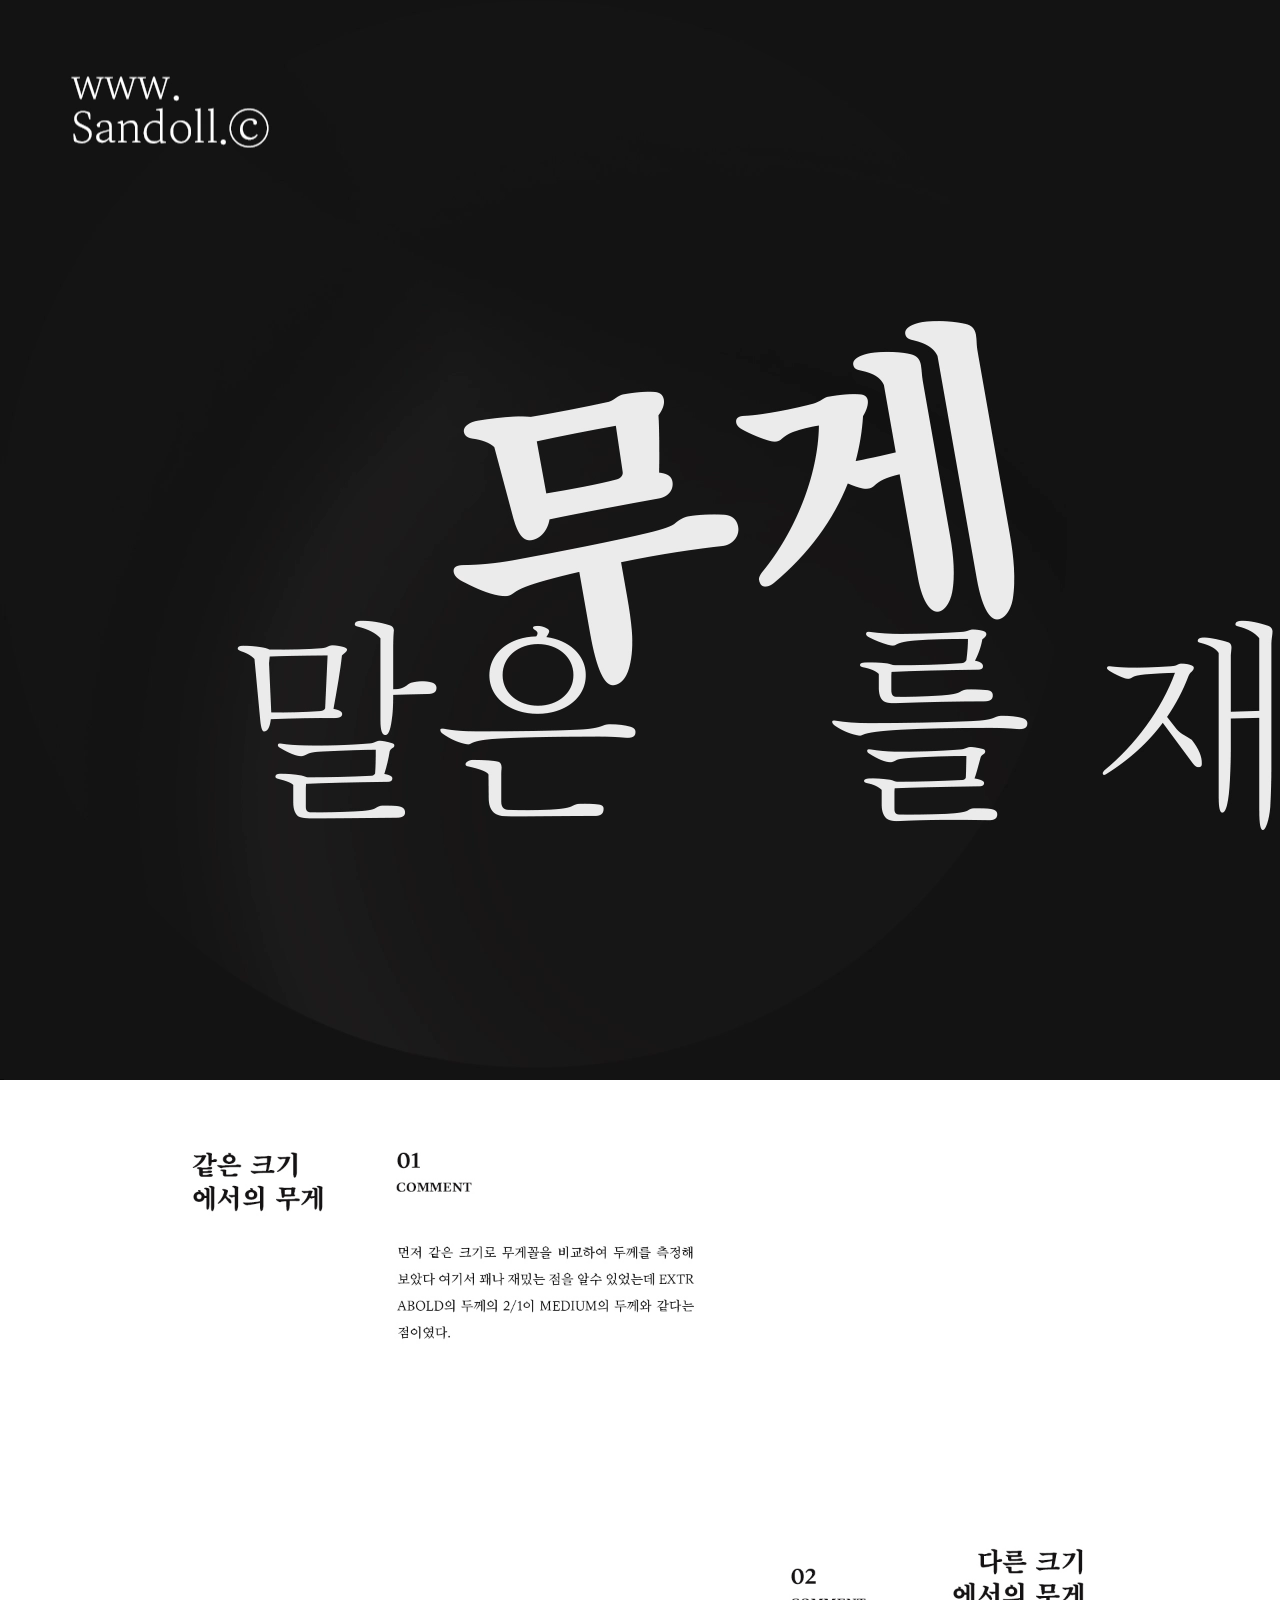
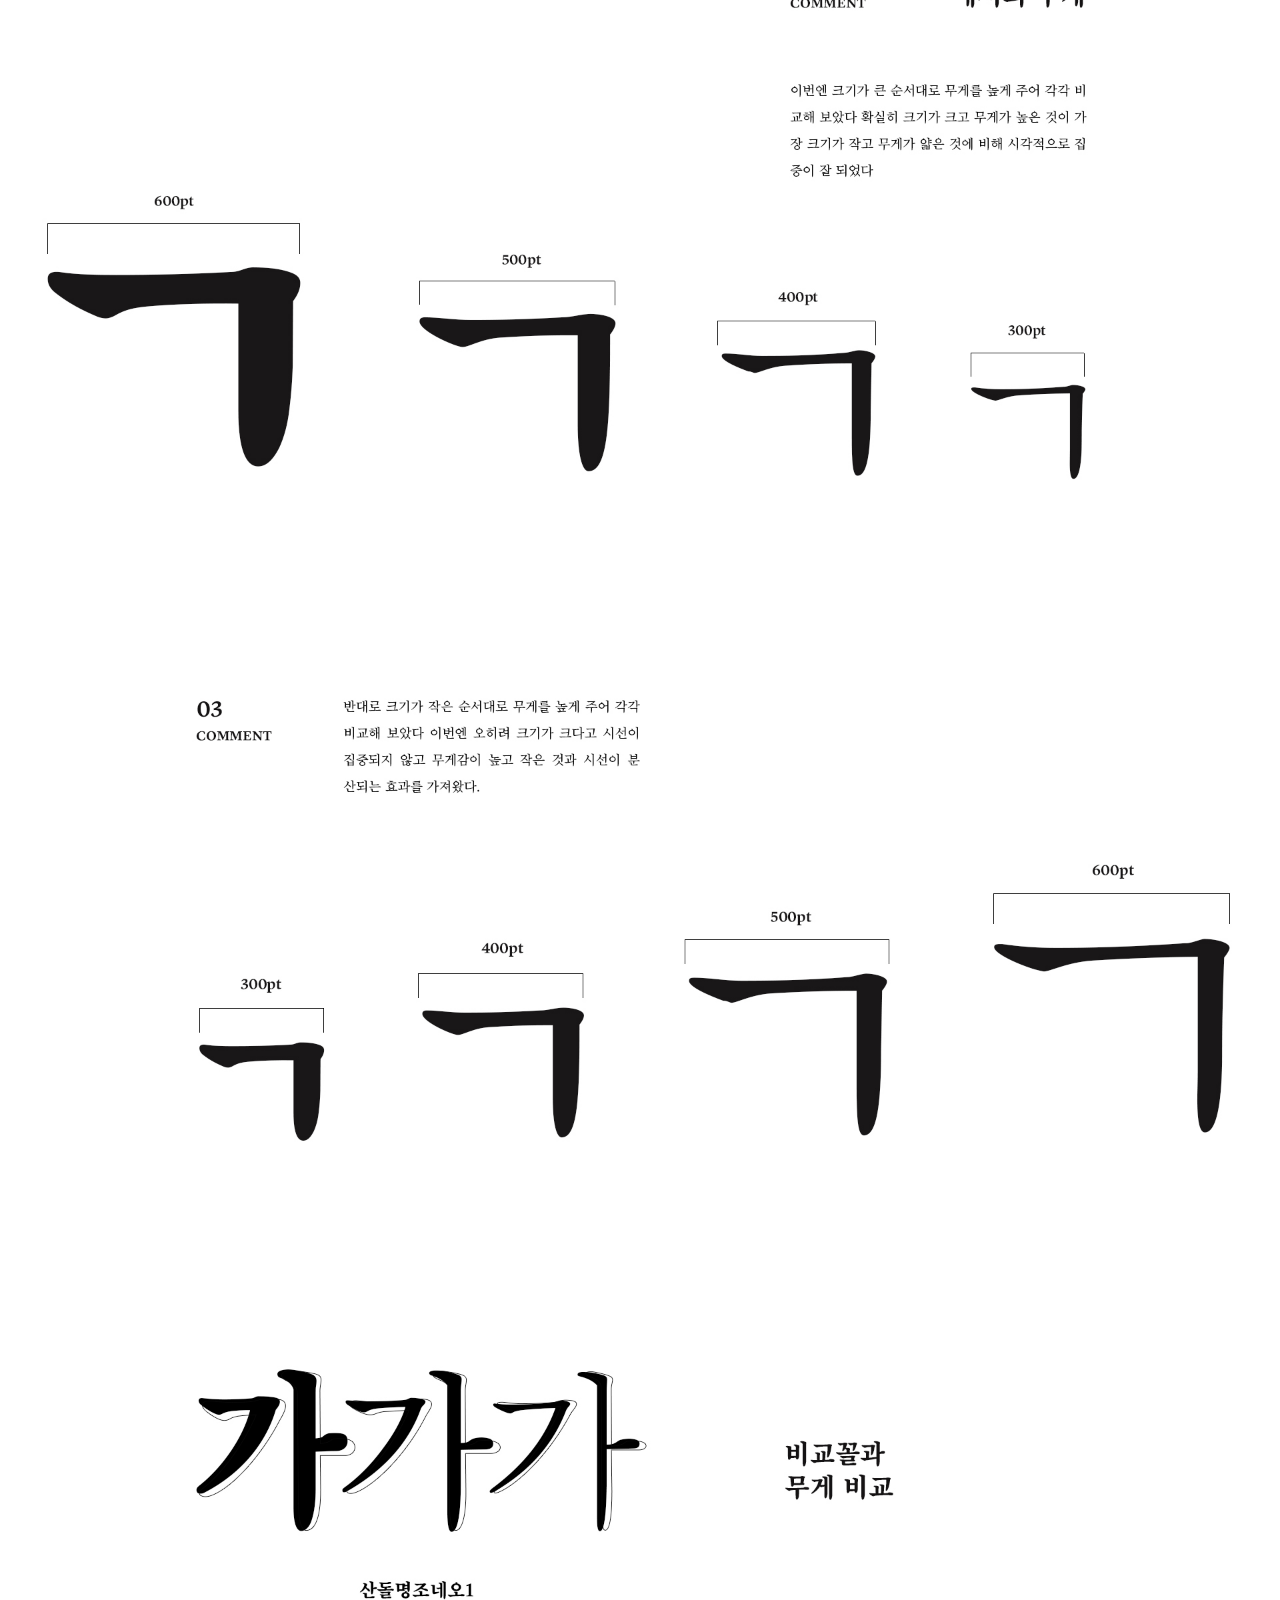
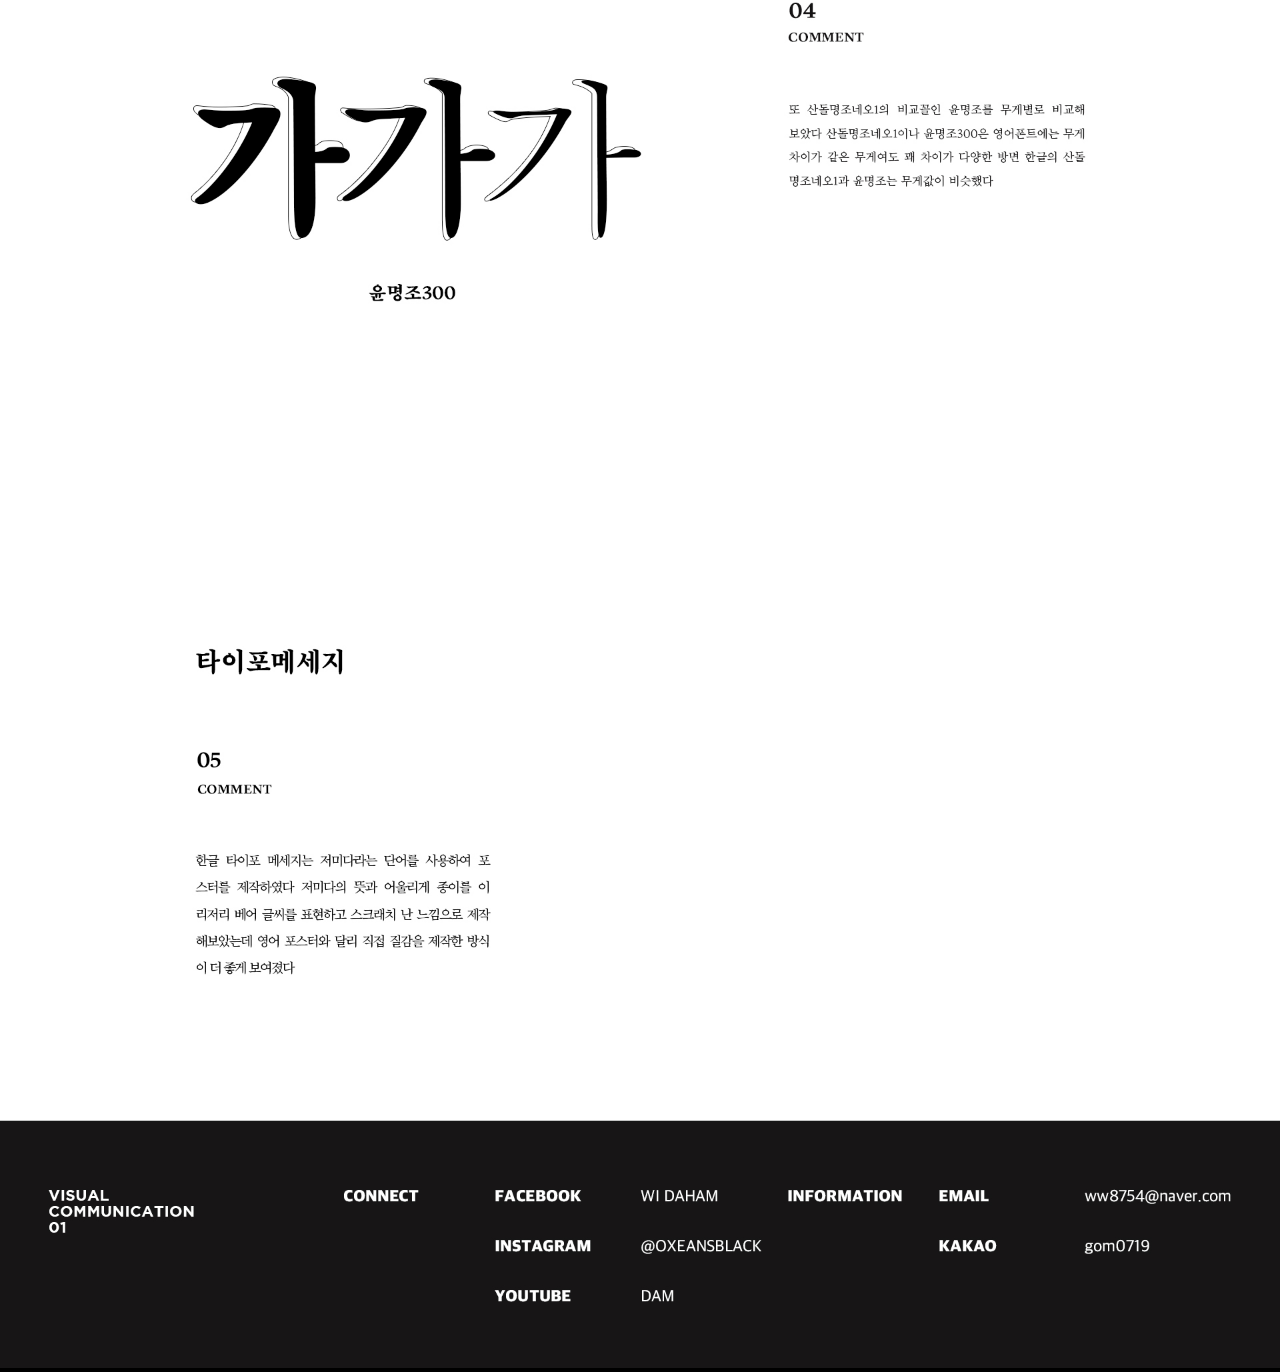
<file: typo/kr_size.html>
<!DOCTYPE html>
<html lang="en" dir="ltr">
  <head>
    <meta charset="utf-8">
    <title>Web Essay DAM</title>
    <style media="screen">
      @import url('https://fonts.googleapis.com/css2?family=Noto+Sans+KR:wght@900&display=swap');

      * {
        margin: 0;
        padding: 0;
      }
      video #vid {
        position:absolute;
        top:0;
        z-index: 1;
      }
      body {
          background-color: #000000;
          border: 0;
      }
      #main {
        top: 0;
        position:absolute;
        z-index: -100;
      }
      .nav {
        margin: 40px 0 0 50px;
        position:fixed;
        z-index: 10;
      }
      .logo {
        top: 50px;
        position:fixed;
        z-index: 1;
      }

      .overlay {
        height: 0%;
        width: 100%;
        position: fixed;
        z-index: 100;
        top: 0;
        left: 0;
        background-color: rgb(0,0,0);
        background-color: rgba(0,0,0,0.8);
        overflow-x: hidden;
        transition: 0.5s;
      }

      .overlay-content {
        font-family: 'Noto Sans KR', sans-serif;
        position: relative;
        top: 25%;
        width: 100%;
        text-align: center;
      }

      .overlay a {
        padding: 8px;
        text-decoration: none;
        font-size: 24px;
        color: #ffffff;
        display: block;
        transition: 0.3s;
      }

      .overlay a:hover, .overlay a:focus {
        color: #999999;
      }

      .overlay .closebtn {
        position: absolute;
        top: 20px;
        right: 45px;
        font-size: 60px;
      }

    </style>
  </head>
  <body>
    <div id="myNav" class="overlay">
      <a href="javascript:void(0)" class="closebtn" onclick="closeNav()">&times;</a>
      <div class="overlay-content">
        <a href="index.html">HOME</a>
        <a href="kr_typo.html">kr_typo</a>
        <a href="kr_space.html">kr_space</a>
        <a href="kr_size.html">kr_size</a>
        <a href="eg_typo.html">eg_typo</a>
        <a href="eg_space.html">eg_space</a>
        <a href="eg_size.html">eg_size</a>
        <a href="shape.html">shape&color</a>
        <a href="photo.html">photo</a>
      </div>
    </div>
    <video autoplay="autoplay" muted="muted" id="vid">
      <source src="main_size_kr.mp4" type="video/mp4">
    </video>
    <div id="main">
      <div class="nav">
        <span style="font-size:40px;color:white;cursor:pointer" onclick="openNav()"><img src="./img/button2.png"></span>
      </div>
      <a style="display:scroll;position:fixed;bottom:30px;right:10px;" href="kr_size.html"><img src="./img/top.png" width="70%"></a>
      <img src="./img/kr_size.jpg" width=100% height=100%>
    </div>
    <script>
      function openNav() {
        document.getElementById("myNav").style.height = "100%";
      }

      function closeNav() {
        document.getElementById("myNav").style.height = "0%";
      }
    </script>
  </body>
</html>
</file>
<file: css/main.css>
* {
  margin: 0;
  padding: 0;
}

@media screen and (max-width: 768px) {
  
}

body {
  background-color: #000000;
}

#main {
  position: absolute;
  width: 100%;
  height: 100vh;
  text-align: center;
}

#main img {
  max-width:100%;
  height:auto;
}

#cd {
  position: relative;
  top: 150px;
  left: 0;
  right: 0;
}

#content {
  position: absolute;
  top: 780px;
  left: 0;
  right: 0;
}
</file>
<file: css/sub.css>
* { margin:0; padding:0; border:0; }
html, body { width:100%; height:100vh; overflow:hidden; }

body {
  background-color: #000000;
}

article {
  width: 100%;
  height: 100vh;
  display: flex;
}

img { max-width: 100%; height: auto; }

section { width:100vw; height:100vh; }

.horizontal-section-wrap article { float:left; width:100vw; height:100vh; }

.clear:after { content:""; display:block; clear:both; }

.var-wrap {
    width: 400vw;
    height: 100%;
}

.serviceDes {
    width: 100vw;
    height: 100vh;
    float: left;
    position: relative;
}

.clear ::after {
    content: "";
    display: table;
    clear: both;
}

.text {
  position:relative;
  float: left;
  width: 50%;
  height: 100vh;
  /* border: solid 1px green; */
}

.title {
  position:relative;
  width: 100%;
  height: 33.3%;
  /* border: solid 1px red; */
  overflow:hidden;
}

.detail {
  position:relative;
  width: 100%;
  height: 33.3%;
  /* border: solid 1px red; */
}

.footer {
  position:relative;
  width: 100%;
  height: 33.3%;
  /* border: solid 1px red; */
}

.photo {
  position:relative;
  float: right;
  width: 50%;
  height: 100vh;
  /* border: solid 1px green; */
  overflow: hidden;
  background-size:cover;
  background-position:50%;
}

.wrap {
  height:100%;
  position:relative;
  width:500%;
}

.box{
  height:100%;
  position:relative;
  color:#ffffff;
  font-size:24pt;
  float:left;
  width:calc(100%/5);}

.title_img {
  position : absolute;
  padding: 12% 0 0 8%;
  max-width:100%;
  height: auto !important;
  object-fit:cover;
}

.detail_img {
  position : absolute;
  padding-left: 8%;
  margin-bottom: 5%;
  max-width:100%;
  height: auto !important;
  object-fit:cover;
}

.footer_img {
  position : absolute;
  padding-left: 8%;
  max-width:100%;
  height: auto !important;
  object-fit:cover;
  z-index: -1;
}

.main_button {
    position: relative;
    width: 100%;
    text-align: center;
    max-width:100%;
    height:auto;
    top: 100px;
    left: 0;
    right: 0;
}

#content {
  position: absolute;
  text-align: center;
  max-width:100%;
  height:auto;
  top: 500px;
  left: 0;
  right: 0;
}
</file>
